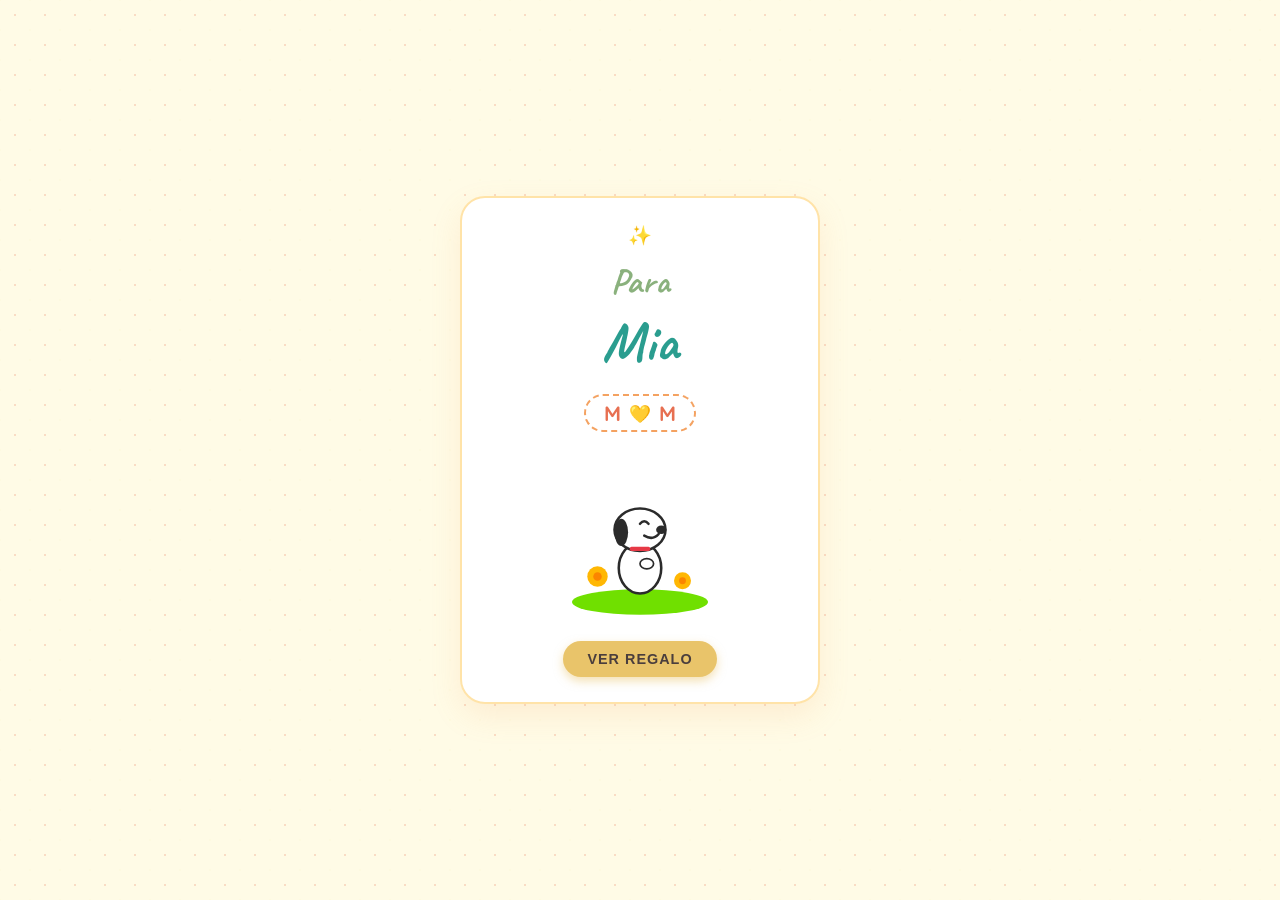
<file: index.html>
<!DOCTYPE html>
<html lang="es">
<head>
  <meta charset="UTF-8">
  <meta name="viewport" content="width=device-width, initial-scale=1.0">
  <title>Para Mia 🌻</title>
  <link rel="stylesheet" href="style.css">
  <link href="https://fonts.googleapis.com/css2?family=Caveat:wght@600&family=Quicksand:wght@500;700&display=swap" rel="stylesheet">
</head>
<body>

  <!-- PÉTALOS CAYENDO DE FONDO -->
  <div class="petals-container">
    <div class="petal">🍃</div>
    <div class="petal">💛</div>
    <div class="petal">✨</div>
    <div class="petal">🍃</div>
    <div class="petal">💛</div>
  </div>

  <!-- PANTALLA 1: INICIO -->
  <section class="card" id="step1">
    <div class="sparkle">✨</div>
    <h2 class="title-para">Para</h2>
    <h1 class="name">Mia</h1>
    
    <div class="initials-badge">
      <span class="init">M</span>
      <div class="heart-ring">💛</div>
      <span class="init">M</span>
    </div>

    <!-- SNOOPY DIBUJADO EN SVG -->
    <div class="snoopy-illustration">
      <svg class="snoopy-svg" viewBox="0 0 200 200">
        <!-- Pastito -->
        <ellipse cx="100" cy="180" rx="80" ry="15" fill="#70e000"/>
        <!-- Flores -->
        <circle cx="50" cy="150" r="12" fill="#ffb703"/>
        <circle cx="50" cy="150" r="5" fill="#fb8500"/>
        <circle cx="150" cy="155" r="10" fill="#ffb703"/>
        <circle cx="150" cy="155" r="4" fill="#fb8500"/>
        <!-- Cuerpo de Snoopy -->
        <ellipse cx="100" cy="140" rx="25" ry="30" fill="#ffffff" stroke="#2b2b2b" stroke-width="3"/>
        <!-- Cabeza -->
        <ellipse cx="100" cy="95" rx="30" ry="25" fill="#ffffff" stroke="#2b2b2b" stroke-width="3"/>
        <!-- Oreja -->
        <ellipse cx="78" cy="98" rx="8" ry="16" fill="#2b2b2b"/>
        <!-- Nariz -->
        <ellipse cx="125" cy="95" rx="6" ry="5" fill="#2b2b2b"/>
        <!-- Ojo cerrado feliz -->
        <path d="M 100 88 Q 105 82 110 88" fill="transparent" stroke="#2b2b2b" stroke-width="3" stroke-linecap="round"/>
        <!-- Sonrisa -->
        <path d="M 105 102 Q 115 108 122 100" fill="transparent" stroke="#2b2b2b" stroke-width="3" stroke-linecap="round"/>
        <!-- Collar rojo -->
        <rect x="88" y="115" width="24" height="5" fill="#e63946" rx="2"/>
        <!-- Manos juntas -->
        <ellipse cx="108" cy="135" rx="8" ry="6" fill="#ffffff" stroke="#2b2b2b" stroke-width="2"/>
      </svg>
    </div>

    <button class="btn-main" onclick="nextStep(2)">VER REGALO</button>
  </section>

  <!-- PANTALLA 2: MENSAJE 1 -->
  <section class="card hidden" id="step2">
    <div class="snoopy-icon-top">
      🐶🎀
    </div>

    <p class="quote">
      "Aunque la distancia exista, tus flores amarillas siempre llegarán."
    </p>

    <div class="flower-bouquet">
      🌻💐🌻
    </div>

    <button class="btn-arrow" onclick="nextStep(3)">⬇️</button>
  </section>

  <!-- PANTALLA 3: MENSAJE 2 -->
  <section class="card hidden" id="step3">
    <div class="snoopy-hug-icon">
      🐶🤗🐥
    </div>

    <p class="quote">
      "Cada flor es un pequeño recordatorio de lo especial que eres para mí.<br><br>
      Y recuerdes que alguien está pensando en ti."
    </p>

    <div class="sunflowers-row">
      🌻🌻🌻🌻
    </div>

    <button class="btn-arrow" onclick="nextStep(4)">⬇️</button>
  </section>

  <!-- PANTALLA 4: AVISO CARTA -->
  <section class="card hidden" id="step4">
    <div class="snoopy-noted">
      <div class="noted-badge">Noted 📝</div>
      <p class="surprise-text">Tengo una sorpresa más para ti...</p>
    </div>

    <div class="envelope-box" onclick="nextStep(5)">
      <div class="envelope-graphic">
        ✉️
        <span class="seal">🌻</span>
      </div>
      <p class="tap-hint">Da clic sobre la carta y descúbrelo</p>
    </div>
  </section>

  <!-- PANTALLA 5: CARTA DE AMOR -->
  <section class="card letter-card hidden" id="step5">
    <div class="garland">
      💖 💖 💖 💖 💖
    </div>
    
    <div class="letter-header">
      <p><strong>De:</strong> Melwyn</p>
      <p><strong>Para:</strong> Mia</p>
    </div>

    <h3 class="letter-title">Una carta para ti</h3>

    <div class="letter-body">
      <p>
        Los momentos más bonitos no siempre son los más grandes. 
        A veces son las risas, las conversaciones largas, los pequeños detalles o simplemente compartir tiempo juntos.
      </p>
      <p>
        Cada recuerdo contigo se guarda como algo especial. 
        Y espero que todavía nos queden muchísimos momentos más por vivir.
      </p>
    </div>

    <div class="letter-footer">
      🌻 💛 🌻
    </div>
  </section>

  <script>
    function nextStep(stepNumber) {
      document.querySelectorAll('.card').forEach(card => card.classList.add('hidden'));
      document.getElementById('step' + stepNumber).classList.remove('hidden');
      window.scrollTo(0, 0);
    }
  </script>
</body>
</html>
</file>
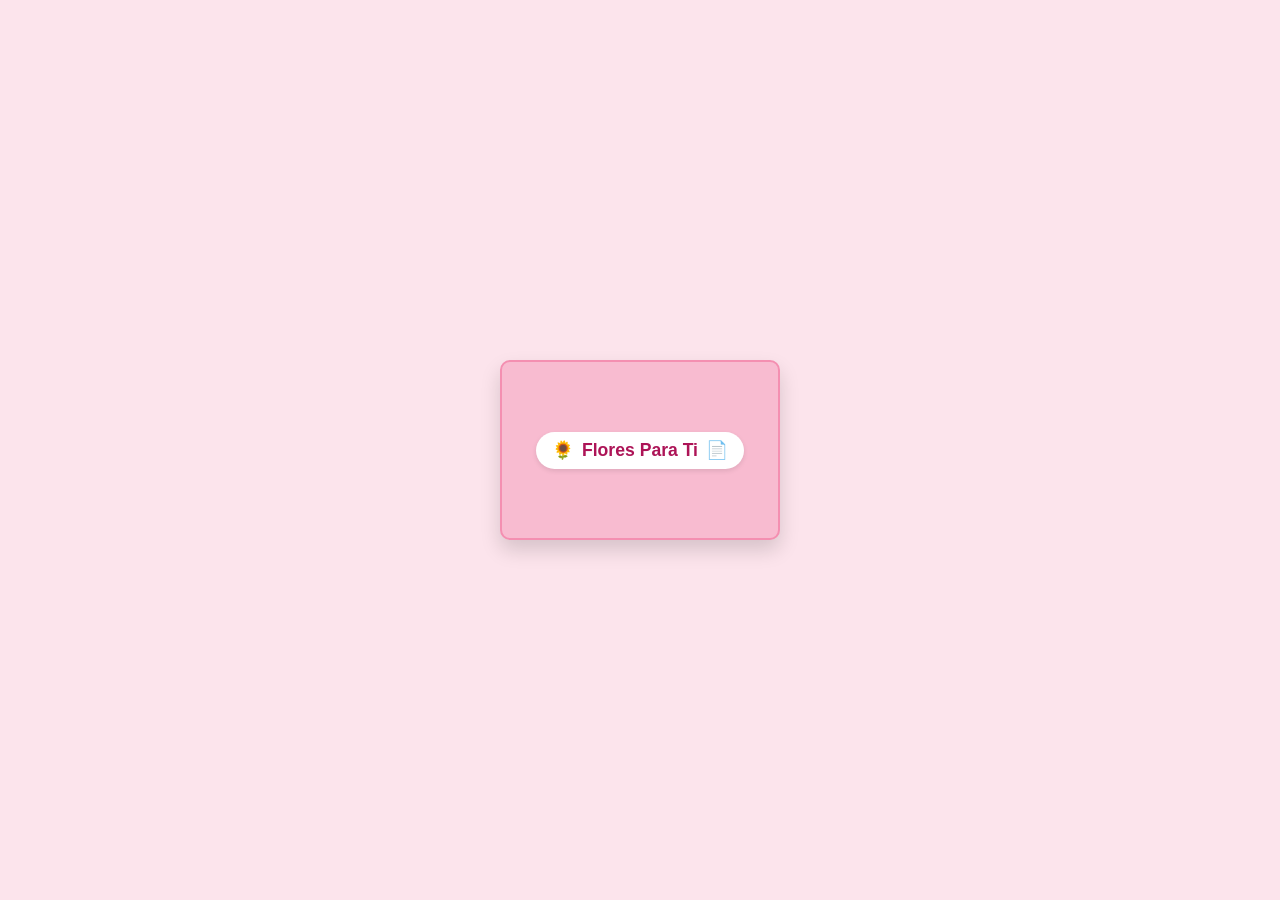
<file: flowers_for_you.html>
<!DOCTYPE html>
<html lang="es">
<head>
  <meta charset="UTF-8">
  <meta name="viewport" content="width=device-width, initial-scale=1.0">
  <title>Flores Amarillas para Ti</title>
  <style>
    * {
      box-sizing: border-box;
      margin: 0;
      padding: 0;
    }

    body {
      background-color: #fce4ec;
      font-family: 'Segoe UI', Tahoma, Geneva, Verdana, sans-serif;
      display: flex;
      justify-content: center;
      align-items: center;
      min-height: 100vh;
      overflow: hidden;
    }

    /* Pantalla inicial con el sobre */
    #envelope-screen {
      text-align: center;
      cursor: pointer;
      transition: transform 0.3s;
    }

    #envelope-screen:hover {
      transform: scale(1.05);
    }

    .envelope {
      width: 280px;
      height: 180px;
      background: #f8bbd0;
      border-radius: 10px;
      box-shadow: 0 10px 20px rgba(0,0,0,0.15);
      position: relative;
      display: flex;
      justify-content: center;
      align-items: center;
      border: 2px solid #f48fb1;
    }

    .envelope-title {
      background: #ffffff;
      padding: 8px 16px;
      border-radius: 20px;
      font-size: 1.1rem;
      color: #ad1457;
      font-weight: bold;
      box-shadow: 0 2px 5px rgba(0,0,0,0.1);
      display: flex;
      align-items: center;
      gap: 8px;
    }

    /* Contenedor principal de la tarjeta */
    #card-screen {
      display: none;
      width: 90%;
      max-width: 500px;
      background: #fffbf0;
      border-radius: 20px;
      padding: 25px;
      box-shadow: 0 15px 30px rgba(0,0,0,0.15);
      position: relative;
    }

    .card-content {
      display: flex;
      flex-direction: column;
      align-items: center;
    }

    /* Texto con efecto máquina de escribir */
    #typewriter {
      font-size: 1rem;
      color: #4a4a4a;
      line-height: 1.5;
      text-align: center;
      min-height: 90px;
      margin-bottom: 10px;
      font-weight: 500;
    }

    /* Área del árbol */
    #canvas-container {
      width: 100%;
      height: 320px;
      position: relative;
    }

    canvas {
      width: 100%;
      height: 100%;
    }

    /* Contador de tiempo */
    #counter-container {
      margin-top: 15px;
      text-align: center;
      border-top: 1px dashed #e0e0e0;
      padding-top: 15px;
      width: 100%;
    }

    .counter-label {
      font-size: 0.85rem;
      color: #757575;
      margin-bottom: 5px;
    }

    .counter-timer {
      font-size: 1.1rem;
      font-weight: bold;
      color: #d81b60;
    }
  </style>
</head>
<body>

  <!-- PANTALLA DEL SOBRE -->
  <div id="envelope-screen" onclick="openCard()">
    <div class="envelope">
      <div class="envelope-title">
        <span>🌻</span> Flores Para Ti <span>📄</span>
      </div>
    </div>
  </div>

  <!-- PANTALLA DE LA TARJETA ANIMADA -->
  <div id="card-screen">
    <div class="card-content">
      <div id="typewriter"></div>
      
      <div id="canvas-container">
        <canvas id="treeCanvas"></canvas>
      </div>

      <div id="counter-container">
        <div class="counter-label">Mi amor por ti comenzó hace...</div>
        <div class="counter-timer" id="timer">Cargando contador...</div>
      </div>
    </div>
  </div>

  <script>
    // -------------------------------------------------------------
    // CONFIGURACIÓN PERSONALIZADA
    // Cambia aquí la fecha de inicio (Año, Mes [0=Ene, 11=Dic], Día, Hora, Min)
    const startDate = new Date(2025, 8, 21, 0, 0, 0); 

    const messageLines = [
      "Flores Amarillas para el amor de mi vida:",
      "Si pudiera elegir un lugar seguro, sería a tu lado.",
      "Cuanto más tiempo estoy contigo más te amo.",
      "— I Love You! ❤️"
    ];
    // -------------------------------------------------------------

    function openCard() {
      document.getElementById('envelope-screen').style.display = 'none';
      document.getElementById('card-screen').style.display = 'block';
      startTypewriter();
      initTreeAnimation();
      startCounter();
    }

    // Efecto de escribir texto paso a paso
    let lineIdx = 0;
    let charIdx = 0;
    function startTypewriter() {
      const container = document.getElementById('typewriter');
      if (lineIdx < messageLines.length) {
        if (charIdx < messageLines[lineIdx].length) {
          container.innerHTML += messageLines[lineIdx].charAt(charIdx);
          charIdx++;
          setTimeout(startTypewriter, 40);
        } else {
          container.innerHTML += "<br>";
          lineIdx++;
          charIdx = 0;
          setTimeout(startTypewriter, 300);
        }
      }
    }

    // Contador de tiempo transcurrido
    function startCounter() {
      function updateTimer() {
        const now = new Date();
        const diff = now - startDate;

        const days = Math.floor(diff / (1000 * 60 * 60 * 24));
        const hours = Math.floor((diff / (1000 * 60 * 60)) % 24);
        const minutes = Math.floor((diff / 1000 / 60) % 60);
        const seconds = Math.floor((diff / 1000) % 60);

        document.getElementById('timer').innerText = 
          `${days} días ${hours.toString().padStart(2, '0')} horas ${minutes.toString().padStart(2, '0')} minutos ${seconds.toString().padStart(2, '0')} segundos`;
      }
      updateTimer();
      setInterval(updateTimer, 1000);
    }

    // Animación en Canvas (Tronco y Flores en Corazón)
    function initTreeAnimation() {
      const canvas = document.getElementById('treeCanvas');
      const ctx = canvas.getContext('2d');
      canvas.width = canvas.offsetWidth;
      canvas.height = canvas.offsetHeight;

      const centerX = canvas.width / 2;
      const startY = canvas.height;
      
      let progress = 0;

      // Coordenadas para la copa en forma de corazón
      function heartShape(t) {
        const x = 16 * Math.pow(Math.sin(t), 3);
        const y = -(13 * Math.cos(t) - 5 * Math.cos(2*t) - 2 * Math.cos(3*t) - Math.cos(4*t));
        return { x: centerX + x * 7, y: canvas.height / 2.3 + y * 7 };
      }

      // Dibujar flor amarilla
      function drawFlower(x, y, size) {
        ctx.fillStyle = "#fbc02d";
        for (let i = 0; i < 6; i++) {
          ctx.beginPath();
          ctx.arc(x + Math.cos(i * Math.PI / 3) * size, y + Math.sin(i * Math.PI / 3) * size, size / 1.5, 0, Math.PI * 2);
          ctx.fill();
        }
        ctx.fillStyle = "#5d4037";
        ctx.beginPath();
        ctx.arc(x, y, size / 1.2, 0, Math.PI * 2);
        ctx.fill();
      }

      function animate() {
        ctx.clearRect(0, 0, canvas.width, canvas.height);

        // Tronco
        ctx.strokeStyle = "#5d4037";
        ctx.lineWidth = 12;
        ctx.lineCap = "round";
        ctx.beginPath();
        ctx.moveTo(centerX, startY);
        ctx.quadraticCurveTo(centerX - 10, startY - 80, centerX, canvas.height / 2);
        ctx.stroke();

        // Crecimiento de flores formando el corazón
        if (progress < 1) {
          progress += 0.008;
        }

        const maxPetals = 180;
        const currentPetals = Math.floor(maxPetals * progress);

        for (let i = 0; i < currentPetals; i++) {
          const t = (i / maxPetals) * Math.PI * 2;
          const pos = heartShape(t);
          // Variación leve para rellenar
          const offsetX = (Math.sin(i * 99) * 12);
          const offsetY = (Math.cos(i * 99) * 12);
          drawFlower(pos.x + offsetX, pos.y + offsetY, 4);
        }

        requestAnimationFrame(animate);
      }

      animate();
    }
  </script>
</body>
</html>
</file>
<file: style.css>
* {
  box-sizing: border-box;
  margin: 0;
  padding: 0;
}

body {
  background-color: #fffbe6;
  background-image: 
    radial-gradient(#f9dcc4 1.5px, transparent 1.5px),
    radial-gradient(#fefae0 1.5px, #fffbe6 1.5px);
  background-size: 30px 30px;
  background-position: 0 0, 15px 15px;
  font-family: 'Quicksand', sans-serif;
  display: flex;
  justify-content: center;
  align-items: center;
  min-height: 100vh;
  color: #4a3e3d;
  padding: 15px;
  overflow-x: hidden;
  position: relative;
}

/* EFECTO DE PÉTALOS CAYENDO */
.petals-container {
  position: fixed;
  top: 0;
  left: 0;
  width: 100%;
  height: 100%;
  pointer-events: none;
  z-index: 10;
}

.petal {
  position: absolute;
  top: -10%;
  font-size: 1.5rem;
  animation: fall 7s linear infinite;
  opacity: 0.7;
}

.petal:nth-child(1) { left: 10%; animation-delay: 0s; }
.petal:nth-child(2) { left: 30%; animation-delay: 2s; }
.petal:nth-child(3) { left: 55%; animation-delay: 4s; }
.petal:nth-child(4) { left: 75%; animation-delay: 1s; }
.petal:nth-child(5) { left: 90%; animation-delay: 3s; }

@keyframes fall {
  0% { transform: translateY(0) rotate(0deg); opacity: 1; }
  100% { transform: translateY(105vh) rotate(360deg); opacity: 0; }
}

/* TARJETA PRINCIPAL */
.card {
  background: #ffffff;
  border: 2px solid #ffe3a8;
  border-radius: 25px;
  width: 100%;
  max-width: 360px;
  padding: 25px 20px;
  text-align: center;
  box-shadow: 0 12px 30px rgba(244, 162, 97, 0.15);
  display: flex;
  flex-direction: column;
  align-items: center;
  gap: 12px;
  position: relative;
  z-index: 20;
  animation: popIn 0.4s cubic-bezier(0.175, 0.885, 0.32, 1.275);
}

.hidden {
  display: none !important;
}

/* TEXTOS Y TÍTULOS */
.sparkle {
  color: #f4a261;
  font-size: 1.2rem;
}

.title-para {
  font-family: 'Caveat', cursive;
  font-size: 2.2rem;
  color: #8ab17d;
  margin-bottom: -10px;
}

h1.name {
  font-family: 'Caveat', cursive;
  font-size: 3.5rem;
  color: #2a9d8f;
  margin-bottom: 5px;
}

.quote {
  font-family: 'Caveat', cursive;
  font-size: 1.7rem;
  line-height: 1.35;
  color: #3d405b;
  margin: 10px 0;
}

/* INICIALES M M */
.initials-badge {
  display: flex;
  align-items: center;
  justify-content: center;
  gap: 8px;
  background: #fff;
  border: 2px dashed #f4a261;
  padding: 4px 18px;
  border-radius: 20px;
}

.init {
  font-weight: 700;
  font-size: 1.3rem;
  color: #e76f51;
}

.heart-ring {
  font-size: 1.1rem;
}

/* SNOOPY SVG */
.snoopy-illustration {
  width: 170px;
  height: 170px;
  margin: 5px 0;
}

.snoopy-svg {
  width: 100%;
  height: 100%;
}

/* BOTONES */
.btn-main {
  background: #e9c46a;
  color: #4a3e3d;
  border: none;
  padding: 10px 24px;
  font-size: 0.9rem;
  font-weight: 700;
  letter-spacing: 1px;
  border-radius: 20px;
  cursor: pointer;
  box-shadow: 0 4px 10px rgba(233, 196, 106, 0.5);
  transition: transform 0.2s, background-color 0.2s;
  margin-top: 5px;
}

.btn-main:hover {
  transform: scale(1.05);
  background: #f4a261;
  color: #fff;
}

.btn-arrow {
  background: #e9c46a;
  color: #fff;
  border: none;
  width: 40px;
  height: 40px;
  border-radius: 50%;
  font-size: 1.2rem;
  cursor: pointer;
  display: flex;
  align-items: center;
  justify-content: center;
  animation: floatArrow 1.5s infinite ease-in-out;
}

@keyframes floatArrow {
  0%, 100% { transform: translateY(0); }
  50% { transform: translateY(6px); }
}

/* ELEMENTOS DECORATIVOS PANTALLAS */
.snoopy-icon-top, .snoopy-hug-icon {
  font-size: 3rem;
}

.flower-bouquet, .sunflowers-row {
  font-size: 2.2rem;
  margin: 10px 0;
}

.noted-badge {
  background: #e76f51;
  color: white;
  display: inline-block;
  padding: 3px 12px;
  border-radius: 12px;
  font-size: 0.9rem;
  font-weight: bold;
  transform: rotate(-3deg);
  margin-bottom: 8px;
}

.surprise-text {
  font-family: 'Caveat', cursive;
  font-size: 1.8rem;
  color: #2a9d8f;
}

.envelope-box {
  cursor: pointer;
  margin-top: 15px;
  transition: transform 0.2s;
}

.envelope-box:hover {
  transform: scale(1.08);
}

.envelope-graphic {
  font-size: 4.5rem;
  position: relative;
  display: inline-block;
}

.seal {
  position: absolute;
  font-size: 1.5rem;
  top: 50%;
  left: 50%;
  transform: translate(-50%, -20%);
}

.tap-hint {
  font-size: 0.85rem;
  color: #8d99ae;
  margin-top: 5px;
}

/* CARTA FINAL */
.letter-card {
  background: #ffffff;
  border: 2px solid #e9c46a;
}

.garland {
  font-size: 1rem;
  letter-spacing: 4px;
}

.letter-header {
  width: 100%;
  text-align: left;
  font-size: 0.9rem;
  color: #6c757d;
  border-bottom: 1px dashed #e9c46a;
  padding-bottom: 8px;
}

.letter-title {
  font-family: 'Caveat', cursive;
  font-size: 2rem;
  color: #e76f51;
}

.letter-body {
  text-align: left;
  font-size: 0.92rem;
  line-height: 1.6;
  color: #2b2d42;
  display: flex;
  flex-direction: column;
  gap: 10px;
}

.letter-footer {
  font-size: 1.2rem;
  margin-top: 5px;
}

@keyframes popIn {
  from { opacity: 0; transform: scale(0.9); }
  to { opacity: 1; transform: scale(1); }
}
</file>
